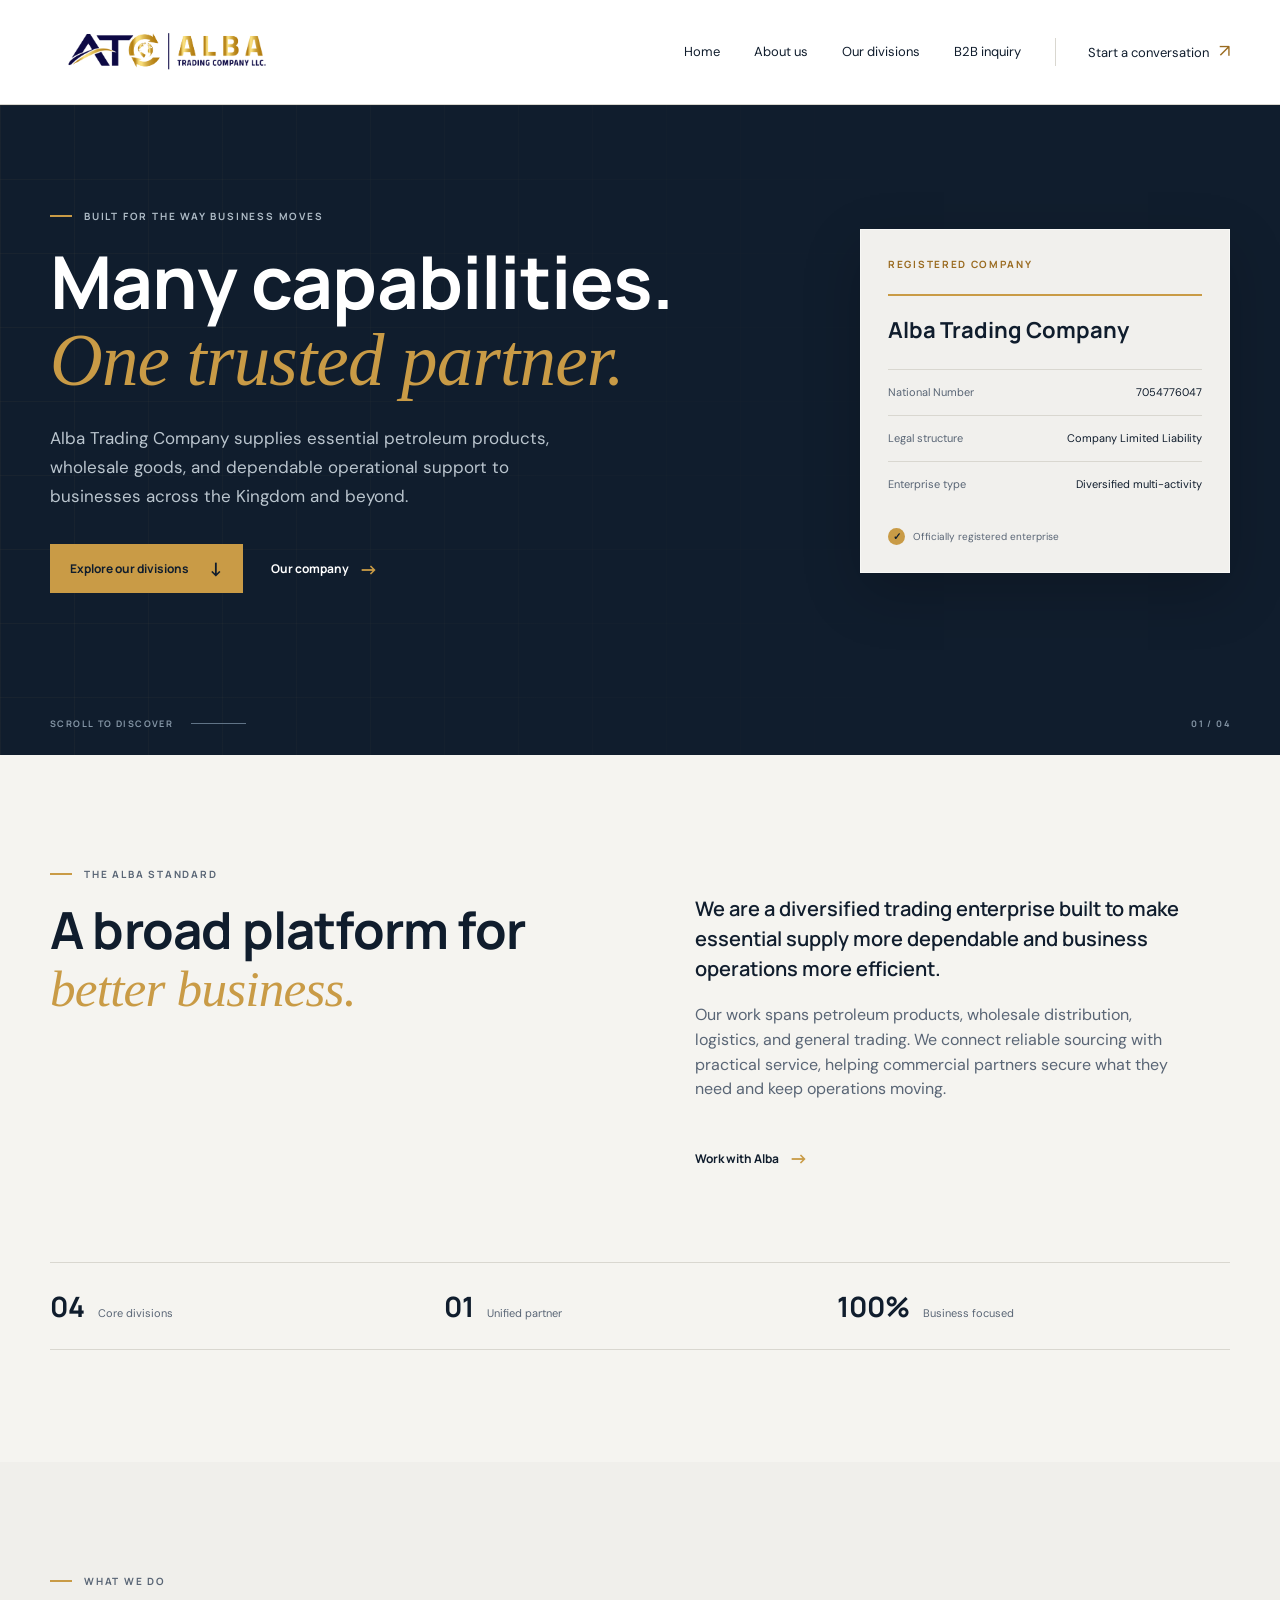
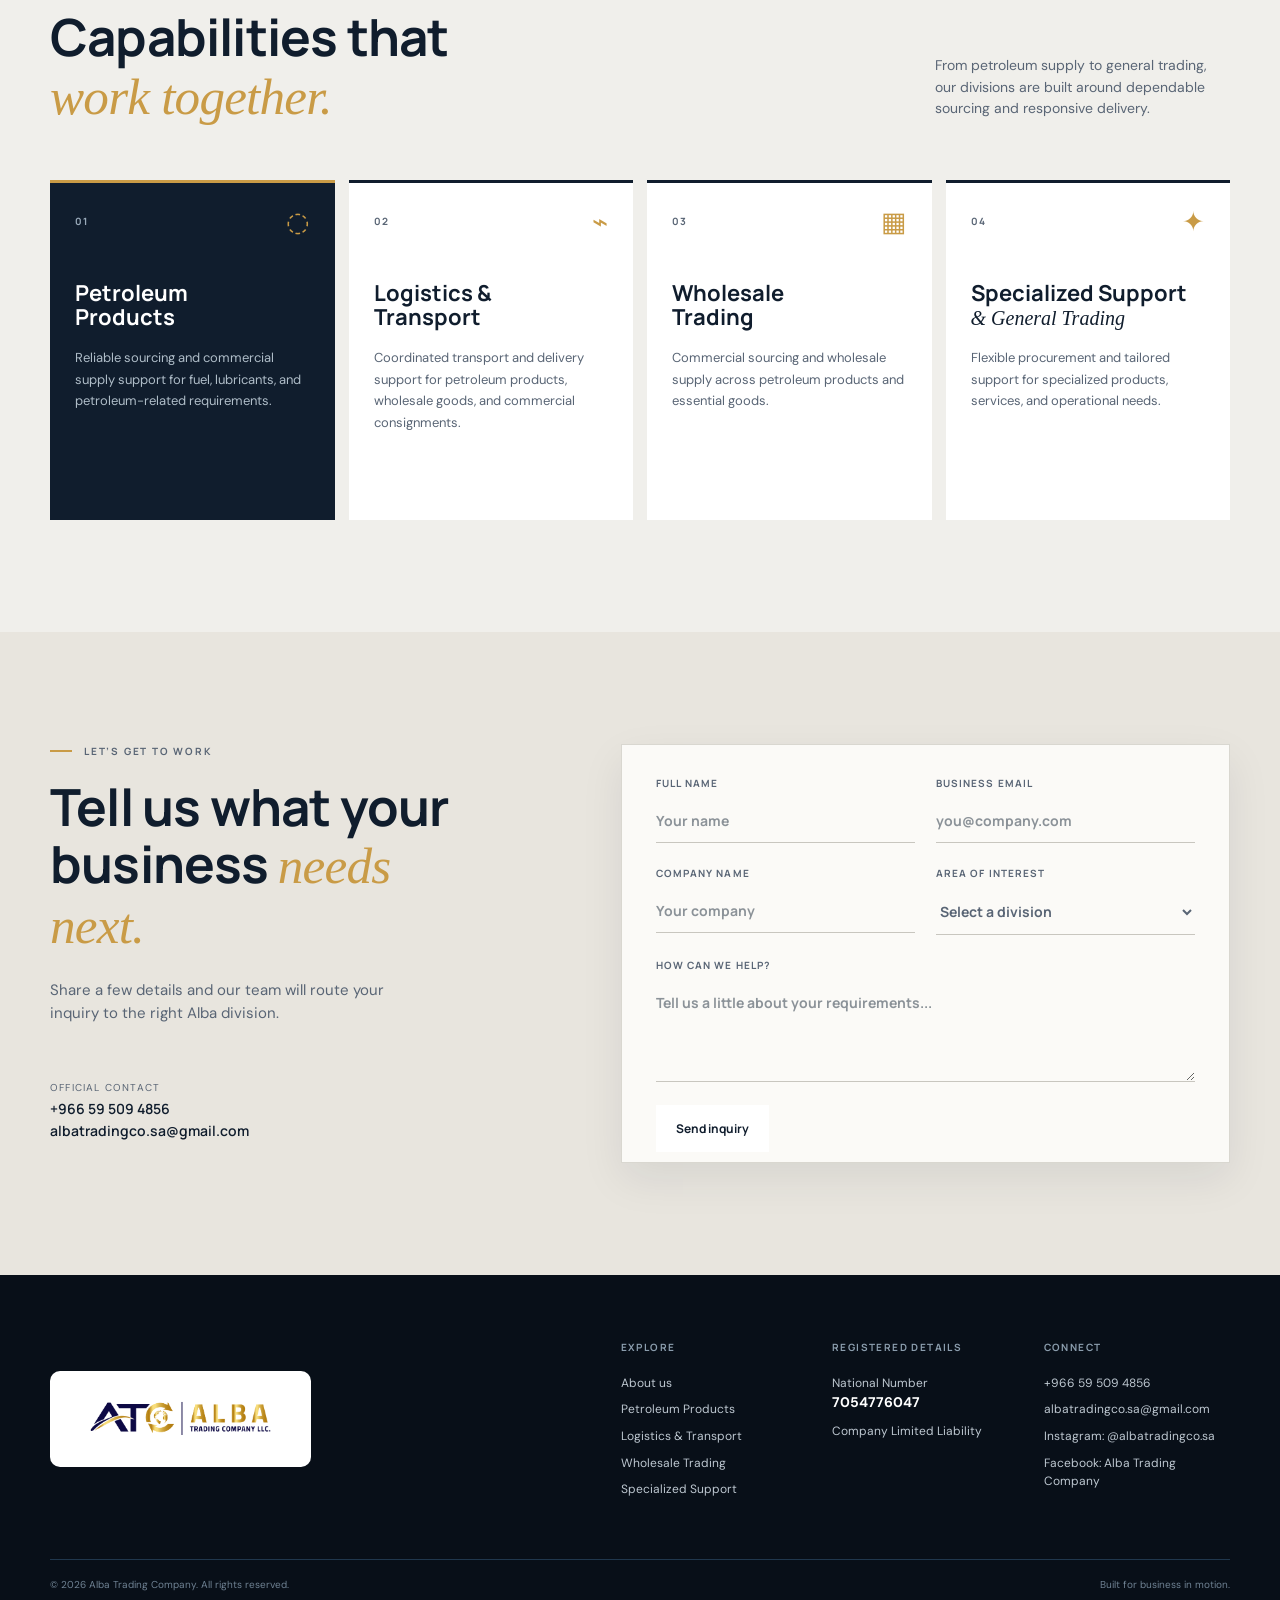
<file: index.html>
<!DOCTYPE html>
<html lang="en">
<head>
  <meta charset="UTF-8">
  <meta name="viewport" content="width=device-width, initial-scale=1.0">
  <meta name="description" content="Alba Trading Company is a diversified multi-activity enterprise serving businesses through automotive, logistics, wholesale, and specialized support services.">
  <title>Alba Trading Company | Business in Motion</title>
  <link rel="icon" type="image/png" href="favicon.png">
  <link rel="preconnect" href="https://fonts.googleapis.com">
  <link rel="preconnect" href="https://fonts.gstatic.com" crossorigin>
  <link href="https://fonts.googleapis.com/css2?family=DM+Sans:wght@400;500;600;700&family=Manrope:wght@600;700;800&display=swap" rel="stylesheet">
  <link rel="stylesheet" href="styles.css">
</head>
<body>
  <header class="site-header">
    <div class="container header-inner">
      <a class="brand" href="#top" aria-label="Alba Trading Company home">
        <img class="brand-logo" src="atc-logo.png" alt="ATC Alba Trading Company LLC logo">
        <span class="sr-only">ATC Alba Trading Company LLC</span>
      </a>
      <button class="menu-toggle" type="button" aria-expanded="false" aria-controls="primary-nav" aria-label="Open navigation">
        <span></span><span></span><span></span>
      </button>
      <nav id="primary-nav" class="primary-nav" aria-label="Primary navigation">
        <a href="#top">Home</a>
        <a href="#about">About us</a>
        <a href="petroleum-products.html">Our divisions</a>
        <a href="#inquiry">B2B inquiry</a>
        <a class="nav-cta" href="#inquiry">Start a conversation <span aria-hidden="true">↗</span></a>
      </nav>
    </div>
  </header>

  <main id="top">
    <section class="hero">
      <div class="hero-grid"></div>
      <div class="container hero-content">
        <div class="hero-copy">
          <p class="eyebrow light"><span></span> Built for the way business moves</p>
          <h1>Many capabilities.<br><em>One trusted partner.</em></h1>
          <p class="hero-intro">Alba Trading Company supplies essential petroleum products, wholesale goods, and dependable operational support to businesses across the Kingdom and beyond.</p>
          <div class="hero-actions">
            <a class="button button-primary" href="#divisions">Explore our divisions <span aria-hidden="true">↓</span></a>
            <a class="text-link light" href="#about">Our company <span aria-hidden="true">→</span></a>
          </div>
        </div>
        <aside class="registration-card" aria-label="Legal registration details">
          <p class="card-label">Registered company</p>
          <div class="registration-line"></div>
          <p class="legal-name">Alba Trading Company</p>
          <dl class="registration-details">
            <div><dt>National Number</dt><dd>7054776047</dd></div>
            <div><dt>Legal structure</dt><dd>Company Limited Liability</dd></div>
            <div><dt>Enterprise type</dt><dd>Diversified multi-activity</dd></div>
          </dl>
          <div class="verified"><span>✓</span> Officially registered enterprise</div>
        </aside>
      </div>
      <div class="hero-footer container"><span>Scroll to discover</span><span class="scroll-line"></span><span>01 / 04</span></div>
    </section>

    <section id="about" class="about section-pad">
      <div class="container about-layout">
        <div class="section-intro">
          <p class="eyebrow"><span></span> The Alba standard</p>
          <h2>A broad platform for <em>better business.</em></h2>
        </div>
        <div class="about-copy">
          <p class="lead">We are a diversified trading enterprise built to make essential supply more dependable and business operations more efficient.</p>
          <p>Our work spans petroleum products, wholesale distribution, logistics, and general trading. We connect reliable sourcing with practical service, helping commercial partners secure what they need and keep operations moving.</p>
          <a class="text-link dark" href="#inquiry">Work with Alba <span aria-hidden="true">→</span></a>
        </div>
      </div>
      <div class="container trust-strip"><div><strong>04</strong><span>Core divisions</span></div><div><strong>01</strong><span>Unified partner</span></div><div><strong>100%</strong><span>Business focused</span></div></div>
    </section>

    <section id="divisions" class="divisions section-pad">
      <div class="container">
        <div class="divisions-heading">
          <div><p class="eyebrow"><span></span> What we do</p><h2>Capabilities that<br><em>work together.</em></h2></div>
          <p class="heading-note">From petroleum supply to general trading, our divisions are built around dependable sourcing and responsive delivery.</p>
        </div>
        <div class="division-grid">
          <a class="division-card division-card-featured" href="petroleum-products.html"><div class="card-top"><span class="division-number">01</span><span class="card-icon">◌</span></div><h3>Petroleum<br>Products</h3><p>Reliable sourcing and commercial supply support for fuel, lubricants, and petroleum-related requirements.</p></a>
          <a class="division-card" href="logistics-transport.html"><div class="card-top"><span class="division-number">02</span><span class="card-icon">⌁</span></div><h3>Logistics &amp;<br>Transport</h3><p>Coordinated transport and delivery support for petroleum products, wholesale goods, and commercial consignments.</p></a>
          <a class="division-card" href="wholesale-trading.html"><div class="card-top"><span class="division-number">03</span><span class="card-icon">▦</span></div><h3>Wholesale<br>Trading</h3><p>Commercial sourcing and wholesale supply across petroleum products and essential goods.</p></a>
          <a class="division-card" href="specialized-support.html"><div class="card-top"><span class="division-number">04</span><span class="card-icon">✦</span></div><h3>Specialized Support<br><em>&amp; General Trading</em></h3><p>Flexible procurement and tailored support for specialized products, services, and operational needs.</p></a>
        </div>
      </div>
    </section>

    <section id="inquiry" class="inquiry section-pad">
      <div class="container inquiry-layout">
        <div class="inquiry-copy"><p class="eyebrow"><span></span> Let’s get to work</p><h2>Tell us what your business <em>needs next.</em></h2><p>Share a few details and our team will route your inquiry to the right Alba division.</p><div class="contact-detail"><div><small>Official contact</small><a href="tel:+966595094856">+966 59 509 4856</a><a href="mailto:albatradingco.sa@gmail.com">albatradingco.sa@gmail.com</a></div></div></div>
        <form class="inquiry-form" id="inquiry-form" name="b2b-inquiry" method="POST" data-netlify="true" netlify-honeypot="bot-field">
          <input type="hidden" name="form-name" value="b2b-inquiry" />
          <p class="sr-only"><label>Do not fill this out: <input name="bot-field"></label></p>
          <div class="form-row"><label>Full name<input type="text" name="name" autocomplete="name" placeholder="Your name" required></label><label>Business email<input type="email" name="email" autocomplete="email" placeholder="you@company.com" required></label></div>
          <div class="form-row"><label>Company name<input type="text" name="company" autocomplete="organization" placeholder="Your company" required></label><label>Area of interest<select name="division" required><option value="" selected disabled>Select a division</option><option>Automotive Services</option><option>Logistics and Transport</option><option>Wholesale Trading</option><option>Specialized Support / Lifestyle Services</option></select></label></div>
          <label>How can we help?<textarea name="message" rows="4" placeholder="Tell us a little about your requirements..."></textarea></label>
          <div class="form-submit"><button class="button button-light" type="submit">Send inquiry</button><p id="form-status" class="form-status" role="status"></p></div>
        </form>
      </div>
    </section>
  </main>

  <footer class="site-footer"><div class="container footer-top"><a class="brand brand-footer" href="#top" aria-label="Alba Trading Company home"><span class="footer-logo-card"><img class="brand-logo" src="atc-logo.png" alt="ATC Alba Trading Company LLC logo"></span><span class="sr-only">ATC Alba Trading Company LLC</span></a><div class="footer-columns"><div><p>Explore</p><a href="#about">About us</a><a href="petroleum-products.html">Petroleum Products</a><a href="logistics-transport.html">Logistics &amp; Transport</a><a href="wholesale-trading.html">Wholesale Trading</a><a href="specialized-support.html">Specialized Support</a></div><div><p>Registered details</p><span>National Number<br><strong>7054776047</strong></span><span>Company Limited Liability</span></div><div><p>Connect</p><a href="tel:+966595094856">+966 59 509 4856</a><a href="mailto:albatradingco.sa@gmail.com">albatradingco.sa@gmail.com</a><a href="https://instagram.com/albatradingco.sa" target="_blank" rel="noreferrer">Instagram: @albatradingco.sa</a><a href="https://www.facebook.com/albatradingcompany" target="_blank" rel="noreferrer">Facebook: Alba Trading Company</a></div></div></div><div class="container footer-bottom"><span>© 2026 Alba Trading Company. All rights reserved.</span><span>Built for business in motion.</span></div></footer>

  <script>
    const menuToggle = document.querySelector('.menu-toggle');
    const navigation = document.querySelector('.primary-nav');
    menuToggle.addEventListener('click', () => {
      const isOpen = menuToggle.getAttribute('aria-expanded') === 'true';
      menuToggle.setAttribute('aria-expanded', String(!isOpen));
      navigation.classList.toggle('is-open', !isOpen);
    });
    navigation.querySelectorAll('a').forEach((link) => link.addEventListener('click', () => {
      menuToggle.setAttribute('aria-expanded', 'false');
      navigation.classList.remove('is-open');
    }));
  </script>
</body>
</html>
</file>
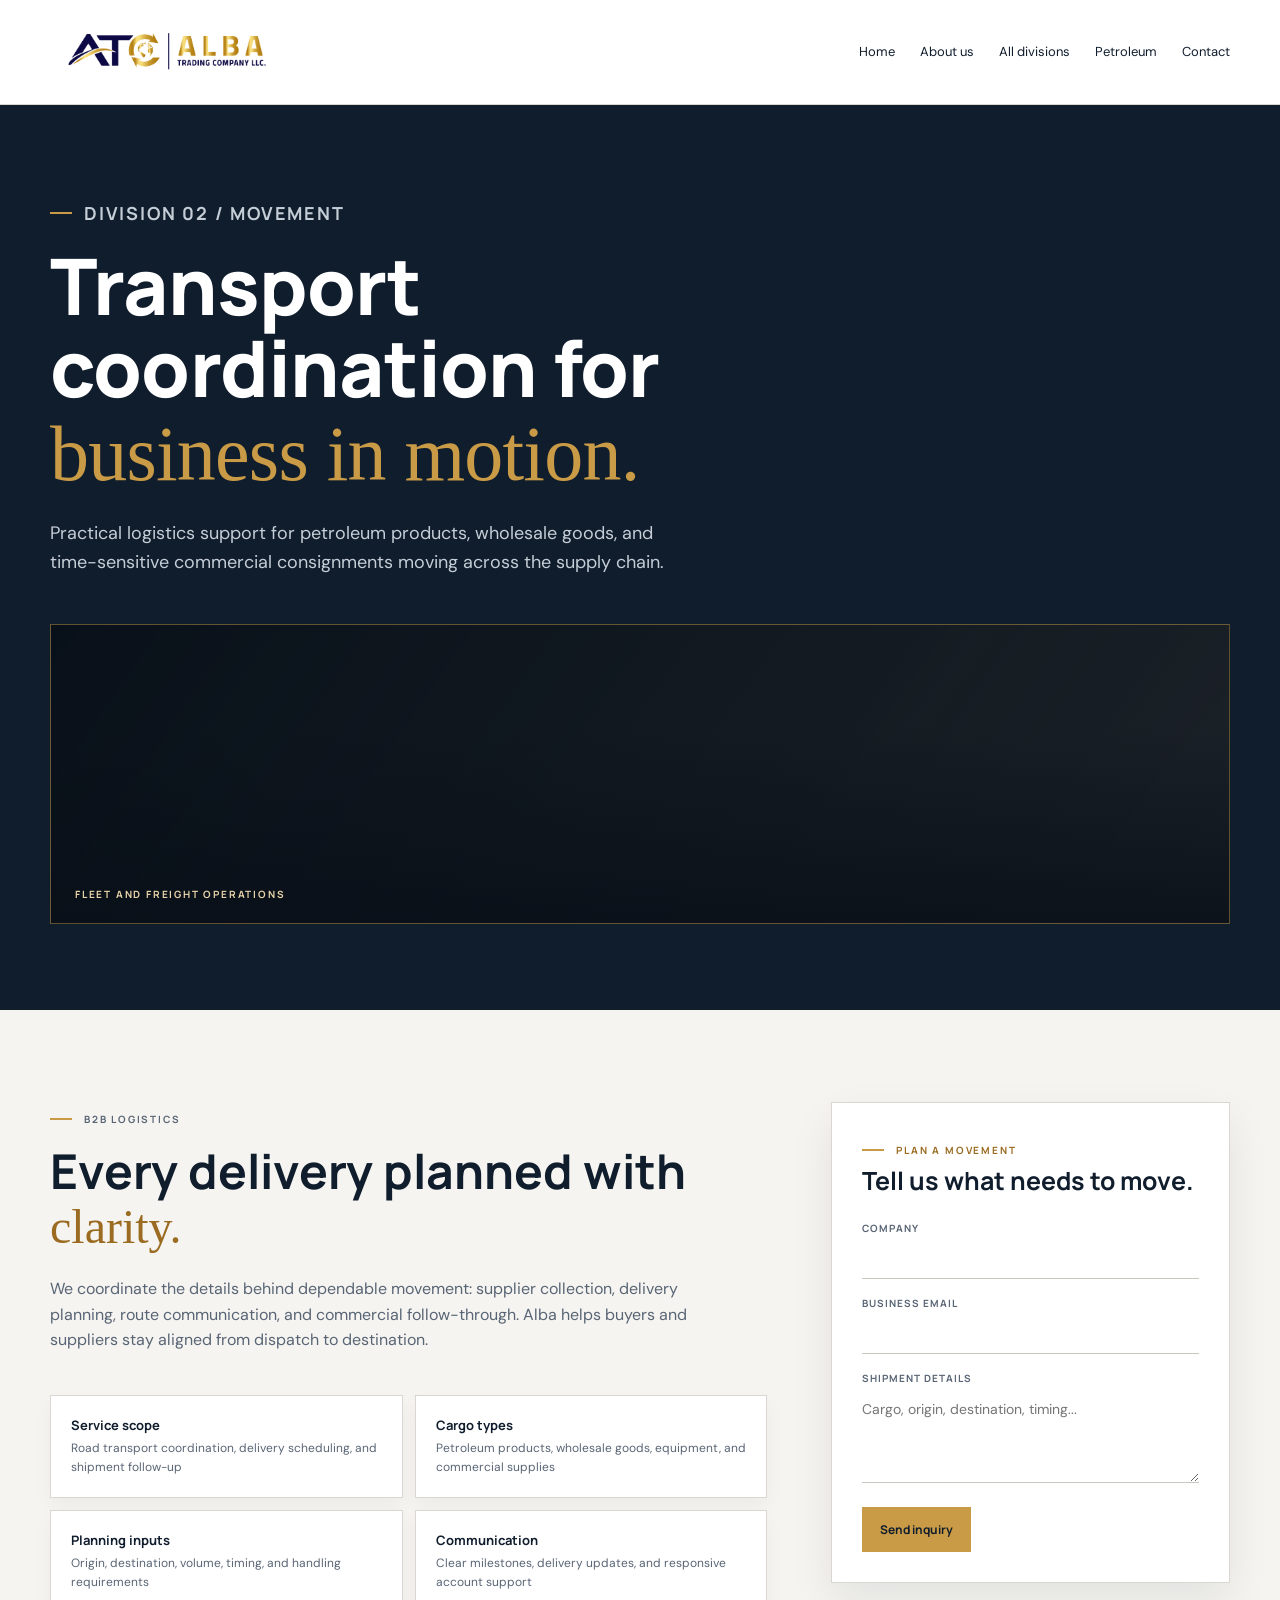
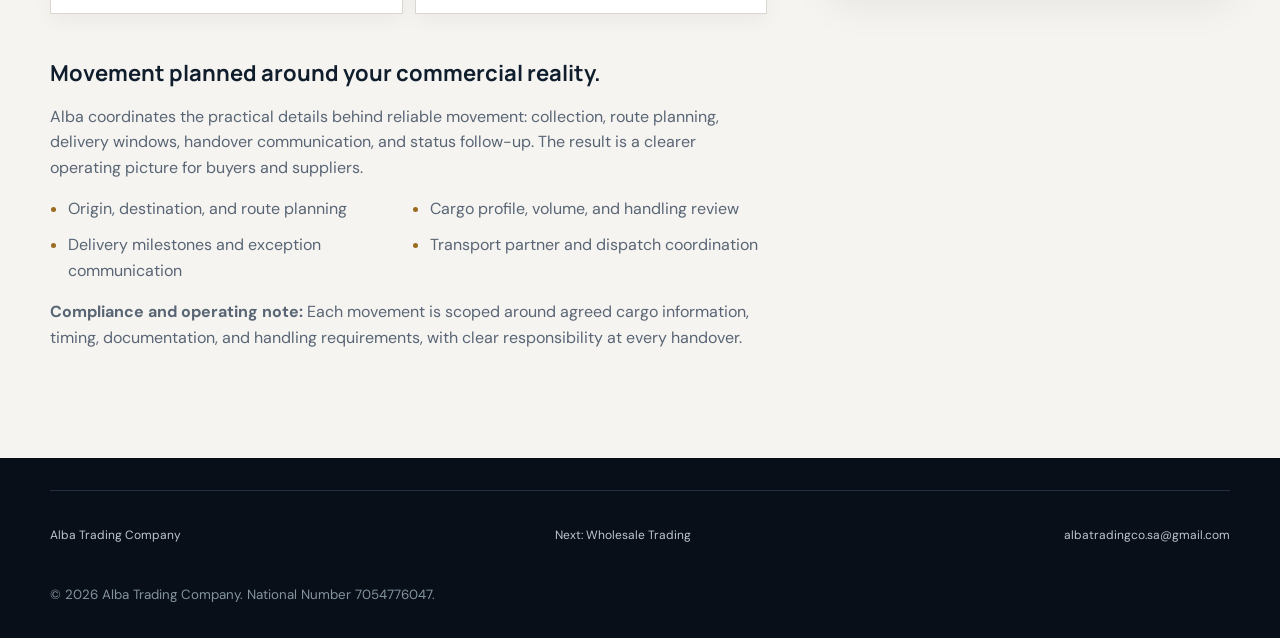
<file: logistics-transport.html>
<!DOCTYPE html>
<html lang="en">
<head><meta charset="UTF-8"><meta name="viewport" content="width=device-width, initial-scale=1.0"><meta name="description" content="Alba Trading Company logistics and transport coordination for commercial supply chains."><title>Logistics &amp; Transport | Alba Trading Company</title><link rel="icon" type="image/png" href="favicon.png"><link rel="stylesheet" href="division-pages.css?v=2"><script defer src="division-pages.js?v=2"></script></head>
<body>
<header class="site-header"><div class="container header-inner"><a href="index.html" aria-label="Alba Trading Company home"><img class="brand-logo" src="atc-logo.png" alt="ATC Alba Trading Company LLC"></a><button class="menu-toggle" aria-label="Open navigation" aria-expanded="false"><span></span><span></span><span></span></button><nav class="primary-nav"><a href="index.html">Home</a><a href="index.html#about">About us</a><a href="index.html#divisions">All divisions</a><a href="petroleum-products.html">Petroleum</a><a href="index.html#inquiry">Contact</a></nav></div></header>
<main><section class="division-hero"><div class="container"><p class="eyebrow"><span></span> Division 02 / Movement</p><h1>Transport coordination for <em>business in motion.</em></h1><p>Practical logistics support for petroleum products, wholesale goods, and time-sensitive commercial consignments moving across the supply chain.</p><div class="division-carousel" data-division="logistics"></div></div></section><section class="division-main"><div class="container division-layout"><article class="division-copy"><p class="eyebrow"><span></span> B2B logistics</p><h2>Every delivery planned with <em>clarity.</em></h2><p>We coordinate the details behind dependable movement: supplier collection, delivery planning, route communication, and commercial follow-through. Alba helps buyers and suppliers stay aligned from dispatch to destination.</p><div class="spec-grid"><div class="spec"><strong>Service scope</strong><span>Road transport coordination, delivery scheduling, and shipment follow-up</span></div><div class="spec"><strong>Cargo types</strong><span>Petroleum products, wholesale goods, equipment, and commercial supplies</span></div><div class="spec"><strong>Planning inputs</strong><span>Origin, destination, volume, timing, and handling requirements</span></div><div class="spec"><strong>Communication</strong><span>Clear milestones, delivery updates, and responsive account support</span></div></div></article><aside class="inquiry-card"><p class="eyebrow"><span></span> Plan a movement</p><h2>Tell us what needs to move.</h2><form name="logistics-inquiry" method="POST" data-netlify="true"><input type="hidden" name="form-name" value="logistics-inquiry"><label>Company<input name="company" required></label><label>Business email<input type="email" name="email" required></label><label>Shipment details<textarea name="message" rows="4" placeholder="Cargo, origin, destination, timing..."></textarea></label><button type="submit">Send inquiry</button></form></aside></div></section></main>
<footer class="site-footer"><div class="container footer-inner"><div class="footer-links"><a href="index.html">Alba Trading Company</a><a href="wholesale-trading.html">Next: Wholesale Trading</a><a href="mailto:albatradingco.sa@gmail.com">albatradingco.sa@gmail.com</a></div><small>© 2026 Alba Trading Company. National Number 7054776047.</small></div></footer>
</body></html>
</file>
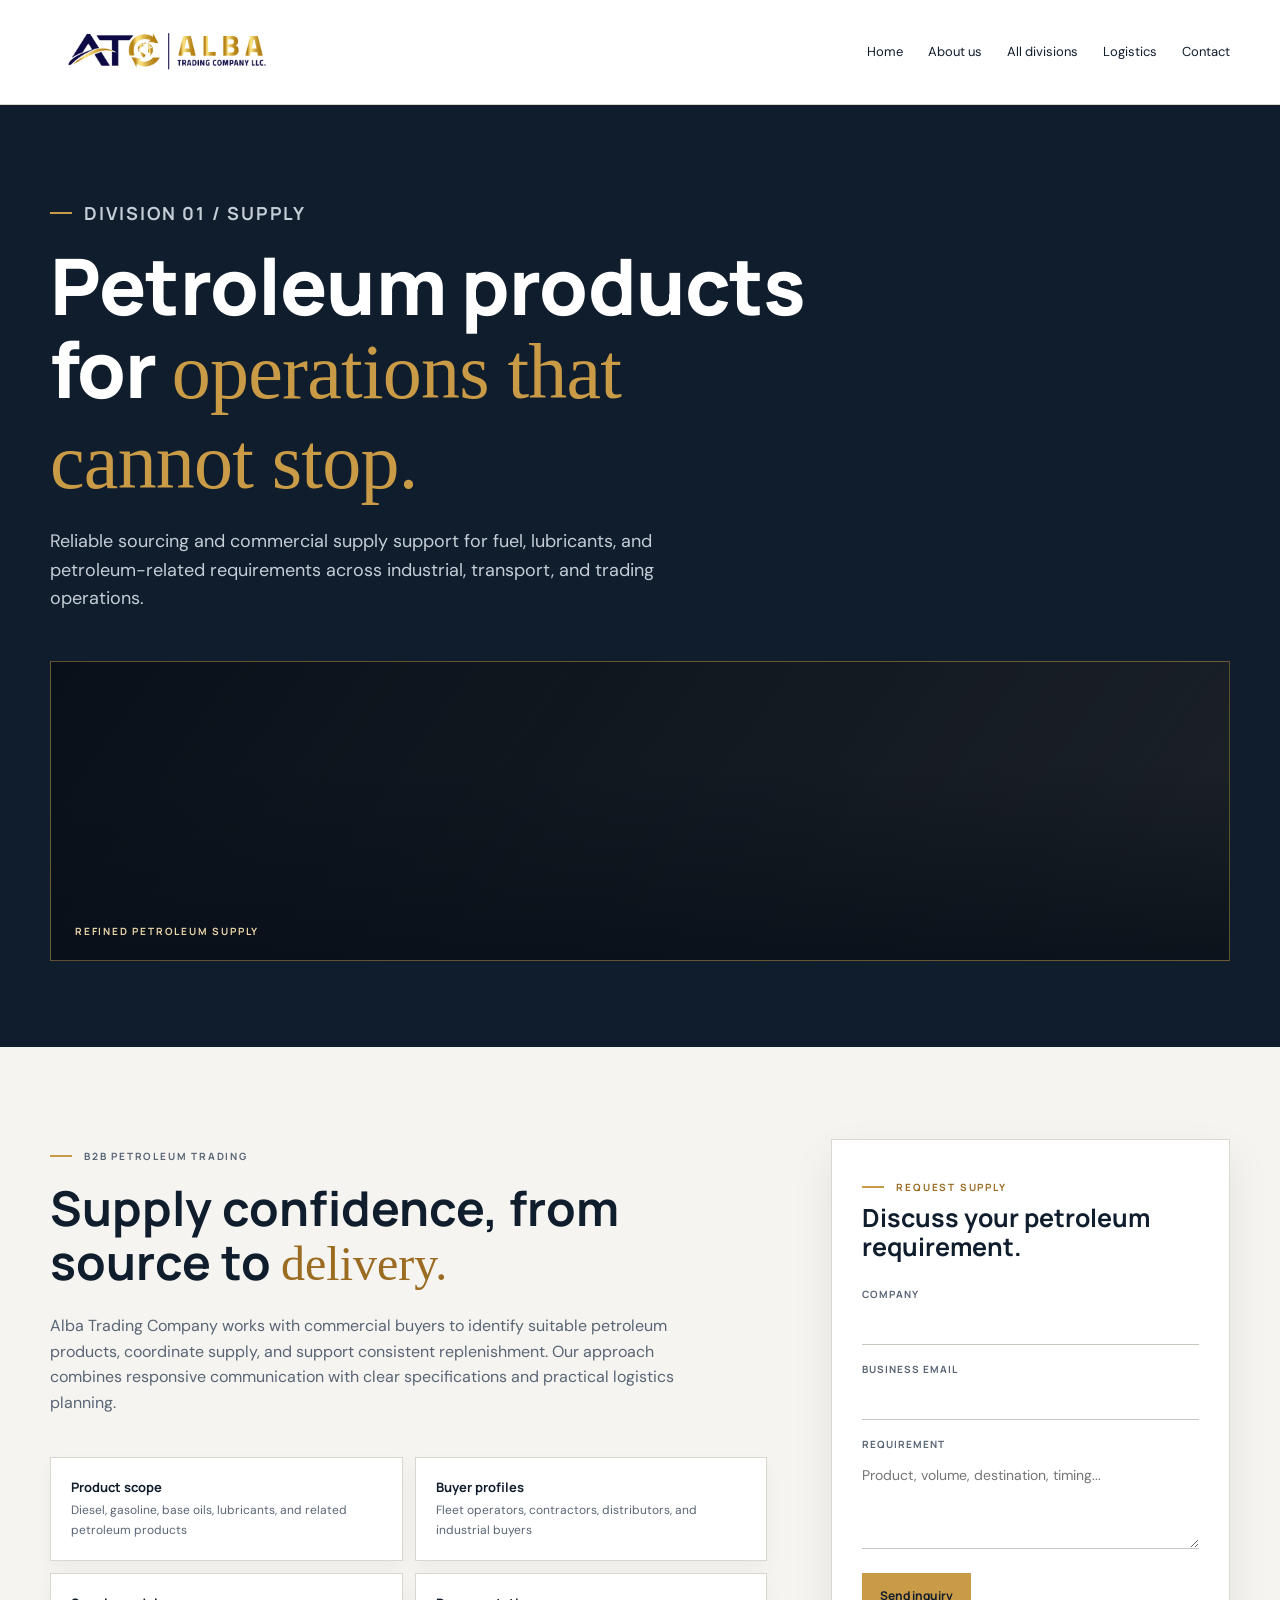
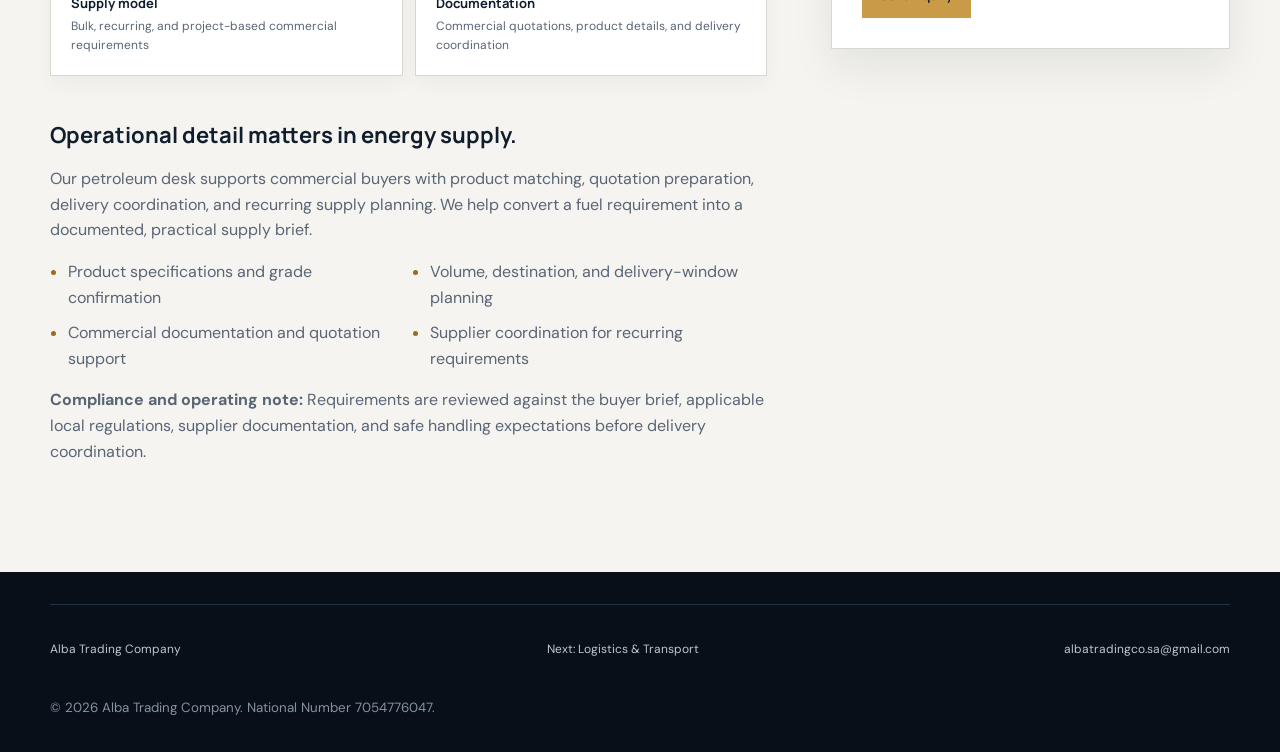
<file: petroleum-products.html>
<!DOCTYPE html>
<html lang="en">
<head><meta charset="UTF-8"><meta name="viewport" content="width=device-width, initial-scale=1.0"><meta name="description" content="Alba Trading Company petroleum products sourcing and B2B supply services."><title>Petroleum Products | Alba Trading Company</title><link rel="icon" type="image/png" href="favicon.png"><link rel="stylesheet" href="division-pages.css?v=2"><script defer src="division-pages.js?v=2"></script></head>
<body>
<header class="site-header"><div class="container header-inner"><a href="index.html" aria-label="Alba Trading Company home"><img class="brand-logo" src="atc-logo.png" alt="ATC Alba Trading Company LLC"></a><button class="menu-toggle" aria-label="Open navigation" aria-expanded="false"><span></span><span></span><span></span></button><nav class="primary-nav"><a href="index.html">Home</a><a href="index.html#about">About us</a><a href="index.html#divisions">All divisions</a><a href="logistics-transport.html">Logistics</a><a href="index.html#inquiry">Contact</a></nav></div></header>
<main><section class="division-hero"><div class="container"><p class="eyebrow"><span></span> Division 01 / Supply</p><h1>Petroleum products for <em>operations that cannot stop.</em></h1><p>Reliable sourcing and commercial supply support for fuel, lubricants, and petroleum-related requirements across industrial, transport, and trading operations.</p><div class="division-carousel" data-division="petroleum"></div></div></section><section class="division-main"><div class="container division-layout"><article class="division-copy"><p class="eyebrow"><span></span> B2B petroleum trading</p><h2>Supply confidence, from source to <em>delivery.</em></h2><p>Alba Trading Company works with commercial buyers to identify suitable petroleum products, coordinate supply, and support consistent replenishment. Our approach combines responsive communication with clear specifications and practical logistics planning.</p><div class="spec-grid"><div class="spec"><strong>Product scope</strong><span>Diesel, gasoline, base oils, lubricants, and related petroleum products</span></div><div class="spec"><strong>Buyer profiles</strong><span>Fleet operators, contractors, distributors, and industrial buyers</span></div><div class="spec"><strong>Supply model</strong><span>Bulk, recurring, and project-based commercial requirements</span></div><div class="spec"><strong>Documentation</strong><span>Commercial quotations, product details, and delivery coordination</span></div></div></article><aside class="inquiry-card"><p class="eyebrow"><span></span> Request supply</p><h2>Discuss your petroleum requirement.</h2><form name="petroleum-inquiry" method="POST" data-netlify="true"><input type="hidden" name="form-name" value="petroleum-inquiry"><label>Company<input name="company" required></label><label>Business email<input type="email" name="email" required></label><label>Requirement<textarea name="message" rows="4" placeholder="Product, volume, destination, timing..."></textarea></label><button type="submit">Send inquiry</button></form></aside></div></section></main>
<footer class="site-footer"><div class="container footer-inner"><div class="footer-links"><a href="index.html">Alba Trading Company</a><a href="logistics-transport.html">Next: Logistics &amp; Transport</a><a href="mailto:albatradingco.sa@gmail.com">albatradingco.sa@gmail.com</a></div><small>© 2026 Alba Trading Company. National Number 7054776047.</small></div></footer>
</body></html>
</file>
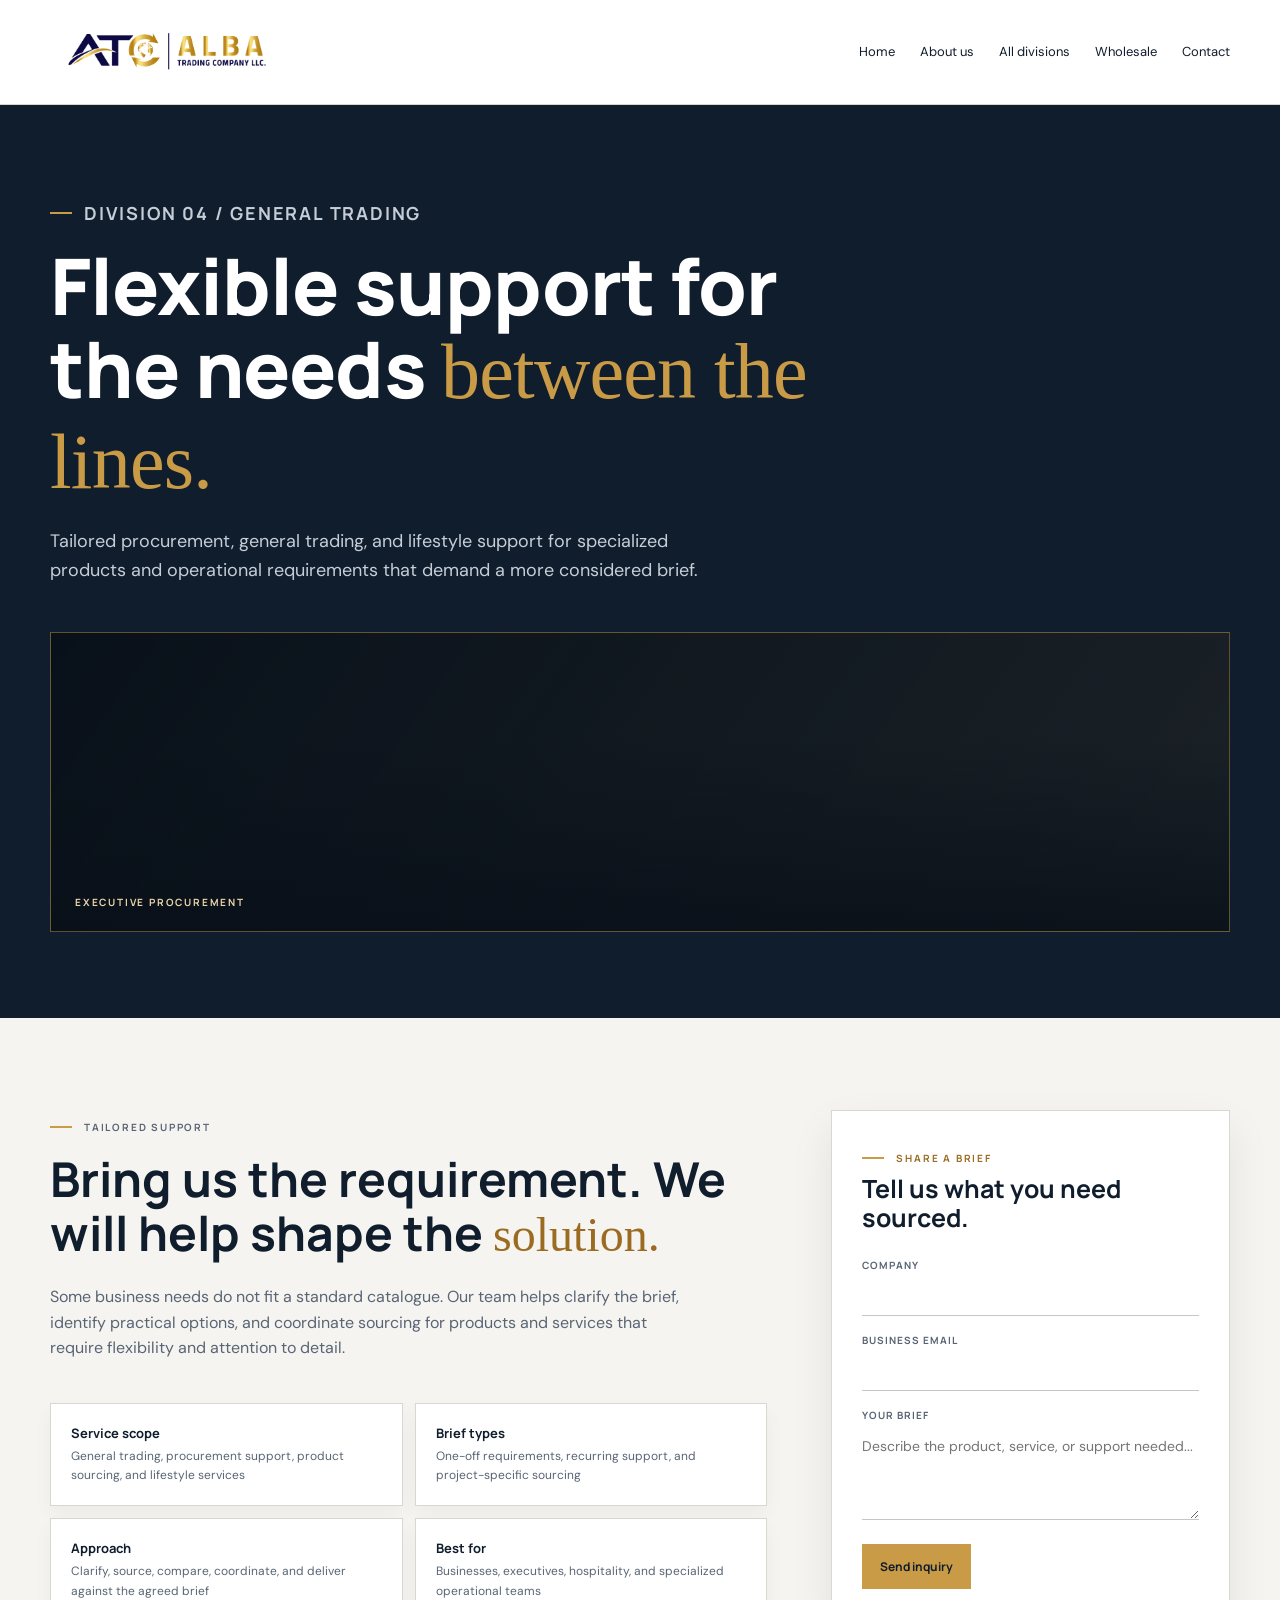
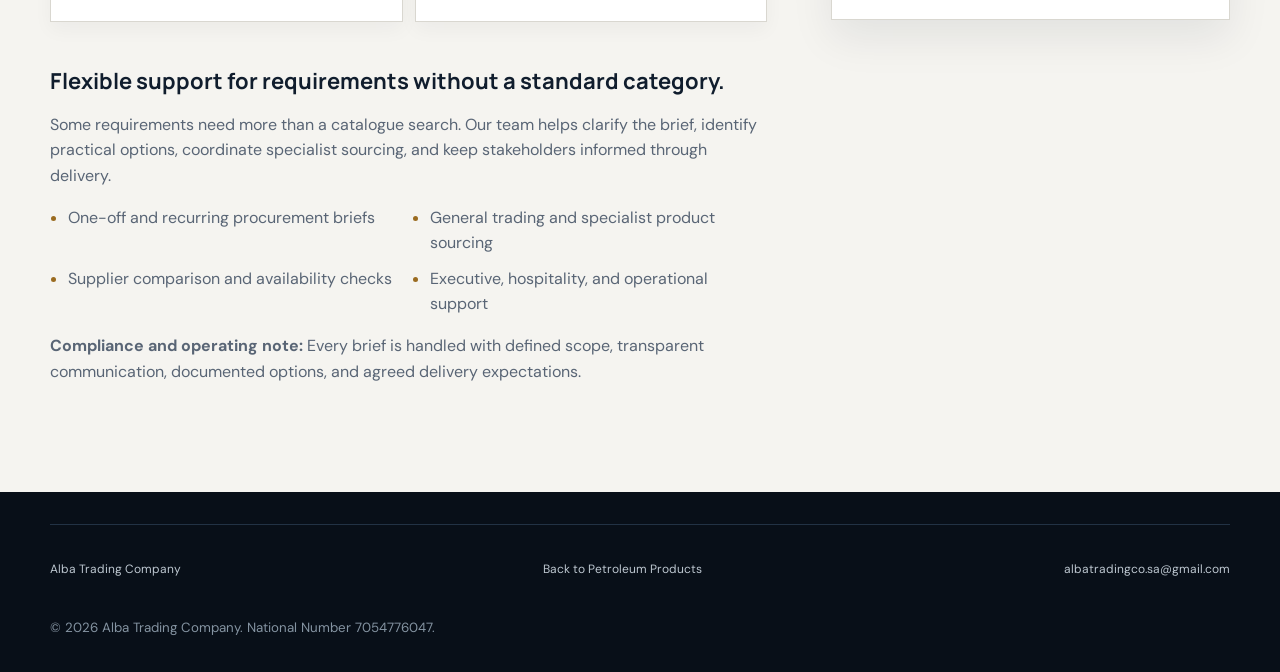
<file: specialized-support.html>
<!DOCTYPE html>
<html lang="en">
<head><meta charset="UTF-8"><meta name="viewport" content="width=device-width, initial-scale=1.0"><meta name="description" content="Alba Trading Company specialized support and lifestyle services for business needs."><title>Specialized Support | Alba Trading Company</title><link rel="icon" type="image/png" href="favicon.png"><link rel="stylesheet" href="division-pages.css?v=2"><script defer src="division-pages.js?v=2"></script></head>
<body>
<header class="site-header"><div class="container header-inner"><a href="index.html" aria-label="Alba Trading Company home"><img class="brand-logo" src="atc-logo.png" alt="ATC Alba Trading Company LLC"></a><button class="menu-toggle" aria-label="Open navigation" aria-expanded="false"><span></span><span></span><span></span></button><nav class="primary-nav"><a href="index.html">Home</a><a href="index.html#about">About us</a><a href="index.html#divisions">All divisions</a><a href="wholesale-trading.html">Wholesale</a><a href="index.html#inquiry">Contact</a></nav></div></header>
<main><section class="division-hero"><div class="container"><p class="eyebrow"><span></span> Division 04 / General trading</p><h1>Flexible support for the needs <em>between the lines.</em></h1><p>Tailored procurement, general trading, and lifestyle support for specialized products and operational requirements that demand a more considered brief.</p><div class="division-carousel" data-division="support"></div></div></section><section class="division-main"><div class="container division-layout"><article class="division-copy"><p class="eyebrow"><span></span> Tailored support</p><h2>Bring us the requirement. We will help shape the <em>solution.</em></h2><p>Some business needs do not fit a standard catalogue. Our team helps clarify the brief, identify practical options, and coordinate sourcing for products and services that require flexibility and attention to detail.</p><div class="spec-grid"><div class="spec"><strong>Service scope</strong><span>General trading, procurement support, product sourcing, and lifestyle services</span></div><div class="spec"><strong>Brief types</strong><span>One-off requirements, recurring support, and project-specific sourcing</span></div><div class="spec"><strong>Approach</strong><span>Clarify, source, compare, coordinate, and deliver against the agreed brief</span></div><div class="spec"><strong>Best for</strong><span>Businesses, executives, hospitality, and specialized operational teams</span></div></div></article><aside class="inquiry-card"><p class="eyebrow"><span></span> Share a brief</p><h2>Tell us what you need sourced.</h2><form name="specialized-inquiry" method="POST" data-netlify="true"><input type="hidden" name="form-name" value="specialized-inquiry"><label>Company<input name="company" required></label><label>Business email<input type="email" name="email" required></label><label>Your brief<textarea name="message" rows="4" placeholder="Describe the product, service, or support needed..."></textarea></label><button type="submit">Send inquiry</button></form></aside></div></section></main>
<footer class="site-footer"><div class="container footer-inner"><div class="footer-links"><a href="index.html">Alba Trading Company</a><a href="petroleum-products.html">Back to Petroleum Products</a><a href="mailto:albatradingco.sa@gmail.com">albatradingco.sa@gmail.com</a></div><small>© 2026 Alba Trading Company. National Number 7054776047.</small></div></footer>
</body></html>
</file>
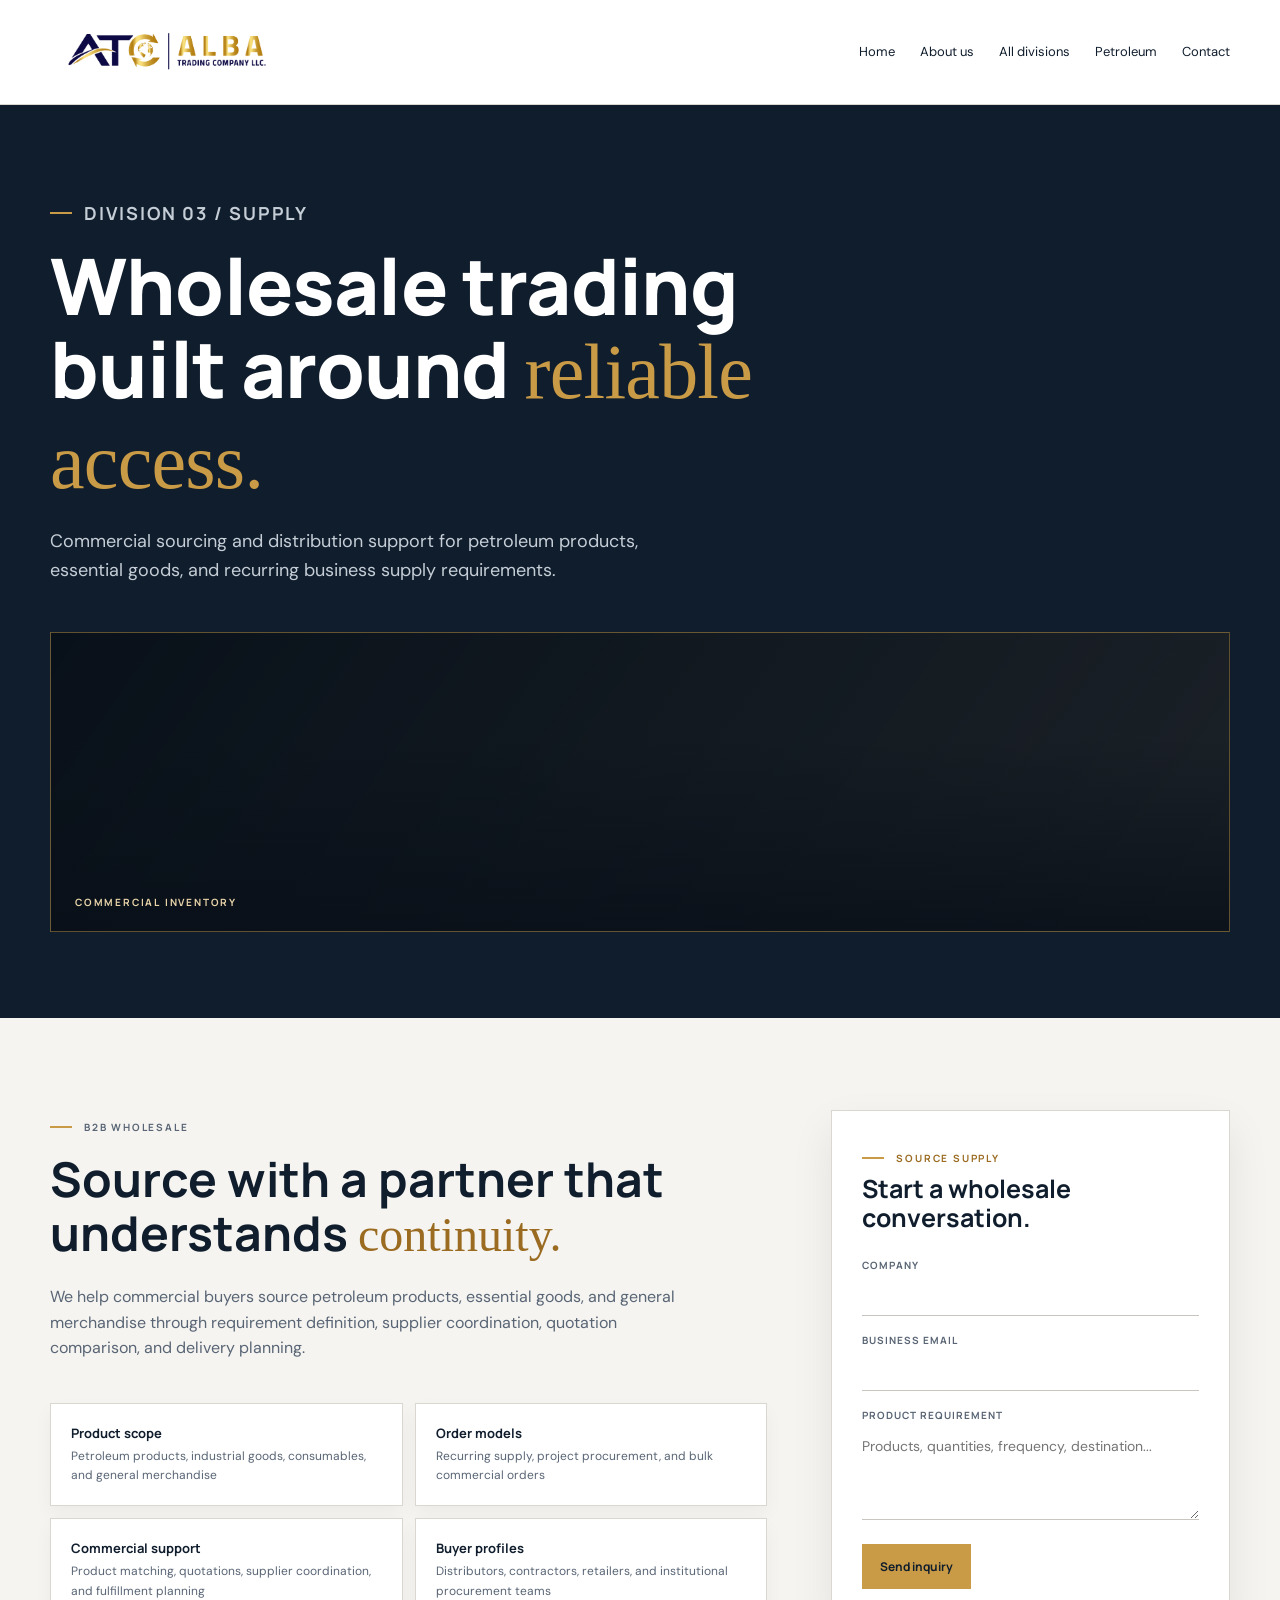
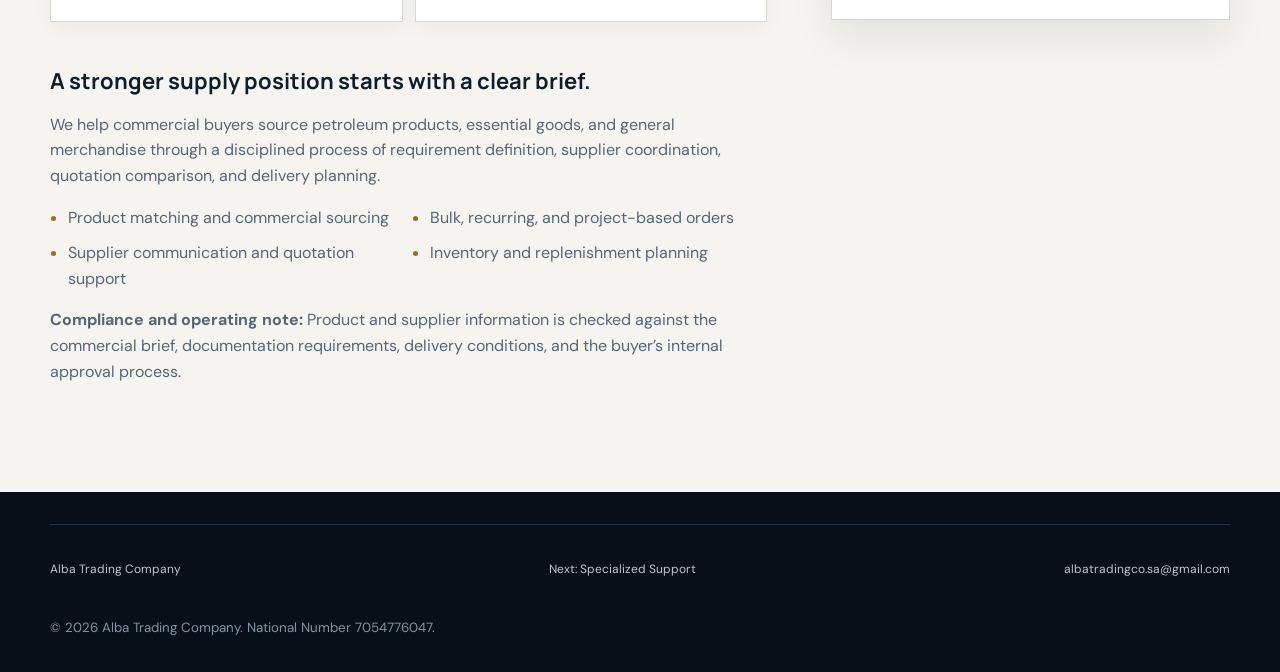
<file: wholesale-trading.html>
<!DOCTYPE html>
<html lang="en">
<head><meta charset="UTF-8"><meta name="viewport" content="width=device-width, initial-scale=1.0"><meta name="description" content="Alba Trading Company wholesale trading and commercial sourcing services."><title>Wholesale Trading | Alba Trading Company</title><link rel="icon" type="image/png" href="favicon.png"><link rel="stylesheet" href="division-pages.css?v=2"><script defer src="division-pages.js?v=2"></script></head>
<body>
<header class="site-header"><div class="container header-inner"><a href="index.html" aria-label="Alba Trading Company home"><img class="brand-logo" src="atc-logo.png" alt="ATC Alba Trading Company LLC"></a><button class="menu-toggle" aria-label="Open navigation" aria-expanded="false"><span></span><span></span><span></span></button><nav class="primary-nav"><a href="index.html">Home</a><a href="index.html#about">About us</a><a href="index.html#divisions">All divisions</a><a href="petroleum-products.html">Petroleum</a><a href="index.html#inquiry">Contact</a></nav></div></header>
<main><section class="division-hero"><div class="container"><p class="eyebrow"><span></span> Division 03 / Supply</p><h1>Wholesale trading built around <em>reliable access.</em></h1><p>Commercial sourcing and distribution support for petroleum products, essential goods, and recurring business supply requirements.</p><div class="division-carousel" data-division="wholesale"></div></div></section><section class="division-main"><div class="container division-layout"><article class="division-copy"><p class="eyebrow"><span></span> B2B wholesale</p><h2>Source with a partner that understands <em>continuity.</em></h2><p>We help commercial buyers source petroleum products, essential goods, and general merchandise through requirement definition, supplier coordination, quotation comparison, and delivery planning.</p><div class="spec-grid"><div class="spec"><strong>Product scope</strong><span>Petroleum products, industrial goods, consumables, and general merchandise</span></div><div class="spec"><strong>Order models</strong><span>Recurring supply, project procurement, and bulk commercial orders</span></div><div class="spec"><strong>Commercial support</strong><span>Product matching, quotations, supplier coordination, and fulfillment planning</span></div><div class="spec"><strong>Buyer profiles</strong><span>Distributors, contractors, retailers, and institutional procurement teams</span></div></div></article><aside class="inquiry-card"><p class="eyebrow"><span></span> Source supply</p><h2>Start a wholesale conversation.</h2><form name="wholesale-inquiry" method="POST" data-netlify="true"><input type="hidden" name="form-name" value="wholesale-inquiry"><label>Company<input name="company" required></label><label>Business email<input type="email" name="email" required></label><label>Product requirement<textarea name="message" rows="4" placeholder="Products, quantities, frequency, destination..."></textarea></label><button type="submit">Send inquiry</button></form></aside></div></section></main>
<footer class="site-footer"><div class="container footer-inner"><div class="footer-links"><a href="index.html">Alba Trading Company</a><a href="specialized-support.html">Next: Specialized Support</a><a href="mailto:albatradingco.sa@gmail.com">albatradingco.sa@gmail.com</a></div><small>© 2026 Alba Trading Company. National Number 7054776047.</small></div></footer>
</body></html>
</file>
<file: styles.css>
:root {
  --navy: #101d2d;
  --navy-deep: #080f18;
  --slate: #596575;
  --slate-light: #f0efeb;
  --paper: #f5f4f0;
  --white: #ffffff;
  --line: #d9d7d0;
  --accent: #c99b46;
  --accent-dark: #9a6b20;
  --serif: Georgia, 'Times New Roman', serif;
  --sans: 'DM Sans', sans-serif;
  --display: 'Manrope', sans-serif;
}

* { box-sizing: border-box; }
html { scroll-behavior: smooth; }
body { margin: 0; background: var(--paper); color: var(--navy); font-family: var(--sans); font-size: 16px; line-height: 1.55; }
a { color: inherit; text-decoration: none; }
button, input, select, textarea { font: inherit; }
.container { width: min(1180px, calc(100% - 64px)); margin: 0 auto; }
.section-pad { padding: 112px 0; }
.sr-only { position: absolute; width: 1px; height: 1px; padding: 0; margin: -1px; overflow: hidden; clip: rect(0, 0, 0, 0); white-space: nowrap; border: 0; }

.site-header { background: var(--white); color: var(--navy); border-bottom: 1px solid var(--line); }
.header-inner { min-height: 104px; display: flex; align-items: center; justify-content: space-between; }
.brand { display: inline-flex; align-items: center; gap: 12px; }
.brand-logo { display: block; width: auto; height: 68px; border: 0; object-fit: contain; }
.footer-logo-card { display: block; padding: 17px 24px; background: var(--white); border-radius: 10px; }
.brand-footer .brand-logo { height: 62px; }
.brand-mark { width: 42px; height: 39px; display: grid; place-items: center; border: 1px solid var(--navy); color: var(--navy); font: 800 11px var(--display); letter-spacing: .5px; }
.brand-name { display: grid; font: 700 17px/1 var(--display); letter-spacing: 0; }
.brand-name strong { font-weight: 700; }
.brand-name small { margin-top: 4px; color: var(--accent-dark); font: 700 8px/1 var(--sans); letter-spacing: 2.5px; text-transform: uppercase; }
.primary-nav { display: flex; align-items: center; gap: 34px; color: var(--navy); font-size: 13px; }
.primary-nav a:hover { color: var(--accent-dark); }
.nav-cta { color: var(--navy); border-left: 1px solid var(--line); padding-left: 32px; }
.nav-cta span { color: var(--accent-dark); padding-left: 7px; font-size: 18px; }
.menu-toggle { display: none; background: none; border: 0; padding: 8px 0; }
.menu-toggle span { display: block; width: 24px; height: 2px; margin: 5px 0; background: var(--navy); }

.hero { position: relative; overflow: hidden; min-height: 650px; display: flex; flex-direction: column; background: var(--navy); color: var(--white); }
.hero-grid { position: absolute; inset: 0; opacity: .38; background-image: linear-gradient(rgba(174,145,91,.15) 1px, transparent 1px), linear-gradient(90deg, rgba(174,145,91,.15) 1px, transparent 1px); background-size: 74px 74px; mask-image: linear-gradient(90deg, black, transparent 75%); }
.hero::after { content: ''; position: absolute; top: 0; right: 0; width: 41%; height: 100%; opacity: .28; background: url('https://images.unsplash.com/photo-1494412651409-8963ce7935a7?auto=format&fit=crop&w=1100&q=85') center/cover; mix-blend-mode: screen; }
.hero-content { position: relative; z-index: 1; flex: 1; display: grid; grid-template-columns: 1fr 370px; align-items: center; gap: 80px; padding-top: 55px; padding-bottom: 75px; }
.eyebrow { display: flex; align-items: center; gap: 12px; margin: 0 0 20px; color: var(--slate); font: 700 10px var(--display); letter-spacing: 1.8px; text-transform: uppercase; }
.eyebrow span { width: 22px; height: 2px; background: var(--accent); display: inline-block; }
.eyebrow.light { color: #aebbc6; }
h1, h2, h3, p { margin-top: 0; }
h1, h2 { font-family: var(--display); letter-spacing: -.8px; }
h1 { max-width: 720px; margin-bottom: 24px; font-size: clamp(42px, 5.7vw, 74px); line-height: 1.05; }
h1 em, h2 em, h3 em { color: var(--accent); font-family: var(--serif); font-weight: 400; }
.hero-intro { max-width: 520px; margin-bottom: 34px; color: #bac5ce; font-size: 17px; line-height: 1.7; }
.hero-actions { display: flex; align-items: center; gap: 28px; }
.button { display: inline-flex; align-items: center; gap: 20px; border: 0; cursor: pointer; padding: 15px 20px; font: 700 12px var(--display); }
.button span { font-size: 19px; line-height: 1; }
.button-primary { background: var(--accent); color: var(--navy); }
.button-primary:hover { background: #d8b269; }
.button-light { background: var(--white); color: var(--navy); }
.button-light:hover { background: var(--accent); }
.button:focus-visible, .primary-nav a:focus-visible, .footer-columns a:focus-visible, .text-link:focus-visible { outline: 2px solid var(--accent); outline-offset: 4px; }
.text-link { display: inline-flex; align-items: center; gap: 10px; font: 700 12px var(--display); }
.text-link span { color: var(--accent); font-size: 19px; }
.text-link.light { color: var(--white); }
.text-link.dark { margin-top: 24px; color: var(--navy); }
.registration-card { align-self: center; position: relative; padding: 27px; border: 1px solid rgba(255,255,255,.55); background: rgba(250,249,245,.96); color: var(--navy); box-shadow: 0 20px 55px rgba(0,0,0,.2); }
.card-label { margin-bottom: 23px; color: var(--accent-dark); font: 700 10px var(--display); letter-spacing: 1.7px; text-transform: uppercase; }
.registration-line { width: 100%; height: 2px; background: var(--accent); }
.legal-name { margin: 19px 0 24px; font: 700 22px var(--display); }
.registration-details { margin: 0; }
.registration-details div { display: flex; justify-content: space-between; gap: 20px; padding: 14px 0; border-top: 1px solid var(--line); }
.registration-details dt { color: var(--slate); font-size: 11px; }
.registration-details dd { margin: 0; color: var(--navy); font-size: 11px; text-align: right; }
.verified { display: flex; align-items: center; gap: 8px; margin-top: 21px; color: var(--slate); font-size: 10px; }
.verified span { width: 17px; height: 17px; display: grid; place-items: center; border-radius: 50%; background: var(--accent); color: var(--navy); font-weight: 700; }
.hero-footer { position: relative; z-index: 1; display: flex; align-items: center; gap: 18px; padding-bottom: 25px; color: #8495a5; font: 700 9px var(--display); letter-spacing: 1.4px; text-transform: uppercase; }
.scroll-line { width: 55px; height: 1px; background: #607386; }
.hero-footer span:last-child { margin-left: auto; }

.about { background: var(--paper); }
.about-layout { display: grid; grid-template-columns: 1fr 1fr; gap: 110px; }
h2 { margin-bottom: 0; font-size: clamp(33px, 4vw, 52px); line-height: 1.12; }
.about-copy { max-width: 490px; padding-top: 27px; color: var(--slate); }
.about-copy p { margin-bottom: 19px; }
.about-copy .lead { color: var(--navy); font: 600 20px/1.5 var(--display); }
.trust-strip { display: grid; grid-template-columns: repeat(3, 1fr); gap: 1px; margin-top: 91px; border-top: 1px solid var(--line); border-bottom: 1px solid var(--line); }
.trust-strip div { display: flex; align-items: baseline; gap: 13px; padding: 24px 0; }
.trust-strip strong { font: 700 28px var(--display); }
.trust-strip span { color: var(--slate); font-size: 11px; }

.divisions { background: var(--slate-light); }
.divisions-heading { display: flex; align-items: end; justify-content: space-between; gap: 40px; margin-bottom: 55px; }
.heading-note { max-width: 295px; margin: 0 0 5px; color: var(--slate); font-size: 14px; }
.division-grid { display: grid; grid-template-columns: repeat(4, 1fr); gap: 14px; }
.division-card { min-height: 340px; position: relative; display: flex; flex-direction: column; padding: 25px; background: var(--white); border-top: 3px solid var(--navy); transition: transform .2s ease, box-shadow .2s ease; }
.division-card:focus-visible { outline: 2px solid var(--accent); outline-offset: 4px; }
.division-card:hover { transform: translateY(-5px); box-shadow: 0 18px 30px rgba(10,29,53,.09); }
.division-card-featured { background: var(--navy); color: var(--white); border-top-color: var(--accent); }
.card-top { display: flex; justify-content: space-between; align-items: center; color: var(--slate); }
.division-card-featured .card-top { color: #99aaba; }
.division-number { font: 700 10px var(--display); letter-spacing: 1px; }
.card-icon { color: var(--accent); font-size: 27px; line-height: 1; }
.division-card h3 { margin: 46px 0 18px; font: 700 22px/1.1 var(--display); }
.division-card h3 em { color: var(--navy); font-size: 20px; }
.division-card-featured h3 em { color: var(--accent); }
.division-card p { margin: 0; color: var(--slate); font-size: 13px; line-height: 1.65; }
.division-card-featured p { color: #afbdc8; }
.inquiry { background: #e8e5de; color: var(--navy); }
.inquiry-layout { display: grid; grid-template-columns: .85fr 1.15fr; gap: 120px; }
.inquiry-copy h2 { max-width: 420px; }
.inquiry-copy > p:not(.eyebrow) { max-width: 370px; margin-top: 25px; color: var(--slate); font-size: 15px; }
.contact-detail { display: flex; gap: 13px; align-items: center; margin-top: 55px; }
.contact-detail small { display: block; color: var(--slate); font-size: 10px; text-transform: uppercase; letter-spacing: 1.2px; }
.contact-detail a { display: block; margin-top: 3px; font: 600 14px var(--display); }
.inquiry-form { padding: 31px 34px 10px; background: #fbfaf7; border: 1px solid var(--line); box-shadow: 0 16px 40px rgba(16,29,45,.08); }
.form-row { display: grid; grid-template-columns: 1fr 1fr; gap: 21px; }
.inquiry-form label { display: block; margin-bottom: 23px; color: var(--slate); font: 700 10px var(--display); letter-spacing: 1.1px; text-transform: uppercase; }
.inquiry-form input, .inquiry-form select, .inquiry-form textarea { display: block; width: 100%; margin-top: 9px; padding: 12px 0; outline: 0; border: 0; border-bottom: 1px solid #c8c6bf; border-radius: 0; background: transparent; color: var(--navy); font-size: 14px; text-transform: none; resize: vertical; }
.inquiry-form select { color: var(--slate); }
.inquiry-form option { color: var(--navy); }
.inquiry-form input::placeholder, .inquiry-form textarea::placeholder { color: #8b9298; }
.inquiry-form input:focus, .inquiry-form select:focus, .inquiry-form textarea:focus { border-color: var(--accent); }
.form-submit { display: flex; align-items: center; gap: 20px; margin-top: 10px; }
.form-status { margin: 0; color: var(--accent-dark); font-size: 12px; }

.site-footer { background: var(--navy-deep); color: var(--white); }
.footer-top { display: grid; grid-template-columns: .85fr 1.15fr; align-items: center; gap: 120px; padding: 65px 0 60px; }
.footer-columns { display: grid; grid-template-columns: repeat(3, 1fr); gap: 25px; }
.footer-columns div { display: flex; flex-direction: column; gap: 8px; }
.footer-columns p { margin-bottom: 12px; color: #8b9dad; font: 700 10px var(--display); letter-spacing: 1.4px; text-transform: uppercase; }
.footer-columns a, .footer-columns span { color: #bdc7d0; font-size: 12px; }
.footer-columns a:hover { color: var(--accent); }
.footer-columns strong { color: var(--white); font-size: 14px; }
.footer-bottom { display: flex; justify-content: space-between; padding: 17px 0; border-top: 1px solid #20374d; color: #6f8293; font-size: 10px; }

#netlify-badge, .netlify-badge, [data-netlify-badge], iframe[src*="netlify"], [class*="netlify-badge"] { display: none !important; }

@media (max-width: 768px) {
  .container { width: min(100% - 40px, 620px); }
  .section-pad { padding: 76px 0; }
  .header-inner { min-height: 88px; }
  .brand-logo { height: 60px; max-width: min(78vw, 360px); }
  .menu-toggle { display: block; }
  .primary-nav { display: none; position: absolute; z-index: 5; top: 88px; left: 0; right: 0; padding: 12px 20px 20px; flex-direction: column; align-items: stretch; gap: 0; background: var(--white); border-top: 1px solid var(--line); box-shadow: 0 14px 24px rgba(16,29,45,.08); }
  .primary-nav.is-open { display: flex; }
  .primary-nav a { padding: 14px 0; border-bottom: 1px solid var(--line); }
  .nav-cta { padding: 14px 0; border-left: 0; }
  .hero { min-height: auto; }
  .hero::after { width: 100%; opacity: .12; }
  .hero-content { grid-template-columns: 1fr; gap: 42px; padding-top: 68px; padding-bottom: 58px; }
  h1 { max-width: 560px; font-size: clamp(42px, 9vw, 58px); }
  .hero-intro { max-width: 560px; font-size: 16px; }
  .hero-actions { align-items: flex-start; flex-direction: column; gap: 20px; }
  .registration-card { width: 100%; max-width: 480px; padding: 22px; }
  .registration-details div { align-items: flex-start; flex-direction: column; gap: 4px; }
  .registration-details dd { text-align: left; }
  .hero-footer { padding-bottom: 20px; }
  .about-layout, .inquiry-layout { grid-template-columns: 1fr; gap: 42px; }
  .about-copy { max-width: 620px; padding-top: 0; }
  .trust-strip { margin-top: 55px; grid-template-columns: 1fr; }
  .trust-strip div { padding: 15px 0; }
  .divisions-heading { display: block; margin-bottom: 36px; }
  .heading-note { max-width: 520px; margin-top: 22px; }
  .division-grid { grid-template-columns: 1fr 1fr; gap: 12px; }
  .division-card { min-height: 320px; padding: 22px; }
  .division-card h3 { margin-top: 36px; }
  .inquiry-layout { gap: 30px; }
  .inquiry-form { padding: 26px 22px 8px; }
  .form-row { grid-template-columns: 1fr; gap: 0; }
  .footer-top { grid-template-columns: 1fr; align-items: start; gap: 38px; padding: 55px 0 45px; }
  .brand-footer .brand-logo { height: 56px; }
  .footer-columns { grid-template-columns: 1fr 1fr; row-gap: 30px; }
  .footer-columns div:last-child { grid-column: 1 / -1; }
  .footer-bottom { align-items: flex-start; flex-direction: column; gap: 8px; }
}

@media (max-width: 900px) {
  .container { width: min(100% - 40px, 680px); }
  .primary-nav { gap: 20px; }
  .nav-cta { padding-left: 20px; }
  .hero-content { grid-template-columns: 1fr; gap: 45px; padding-top: 70px; }
  .registration-card { width: min(100%, 430px); }
  .hero::after { width: 65%; opacity: .18; }
  .about-layout, .inquiry-layout { gap: 45px; }
  .division-grid { grid-template-columns: repeat(2, 1fr); }
  .footer-top { gap: 50px; }
}

@media (max-width: 640px) {
  .container { width: calc(100% - 40px); }
  .section-pad { padding: 76px 0; }
  .header-inner { min-height: 88px; }
  .menu-toggle { display: block; }
  .brand-logo { height: 60px; }
  .primary-nav { display: none; position: absolute; z-index: 5; top: 88px; left: 0; right: 0; padding: 20px; flex-direction: column; align-items: stretch; gap: 0; background: var(--white); border-top: 1px solid var(--line); box-shadow: 0 14px 24px rgba(16,29,45,.08); }
  .primary-nav.is-open { display: flex; }
  .primary-nav a { padding: 14px 0; border-bottom: 1px solid var(--line); }
  .nav-cta { padding: 14px 0; border-left: 0; }
  .hero { min-height: auto; }
  .hero-content { padding-top: 65px; padding-bottom: 55px; }
  h1 { font-size: 43px; }
  .hero-intro { font-size: 15px; }
  .hero-actions { align-items: flex-start; flex-direction: column; gap: 20px; }
  .registration-card { padding: 20px; }
  .registration-details div { align-items: flex-start; flex-direction: column; gap: 3px; }
  .registration-details dd { text-align: left; }
  .hero-footer { padding-bottom: 20px; }
  .about-layout, .inquiry-layout { grid-template-columns: 1fr; }
  .about-copy { padding-top: 0; }
  .trust-strip { margin-top: 55px; grid-template-columns: 1fr; }
  .trust-strip div { padding: 15px 0; }
  .divisions-heading { display: block; margin-bottom: 36px; }
  .heading-note { margin-top: 22px; }
  .division-grid { grid-template-columns: 1fr; gap: 12px; }
  .division-card { min-height: 290px; }
  .inquiry-layout { gap: 30px; }
  .contact-detail { margin-top: 35px; }
  .form-row { grid-template-columns: 1fr; gap: 0; }
  .footer-top { grid-template-columns: 1fr; align-items: start; gap: 45px; padding: 55px 0 45px; }
  .brand-footer .brand-logo { height: 56px; }
  .footer-columns { grid-template-columns: 1fr 1fr; row-gap: 32px; }
  .footer-columns div:last-child { grid-column: 1 / -1; }
  .footer-bottom { align-items: flex-start; flex-direction: column; gap: 8px; }
}

@media (max-width: 768px) {
  .division-grid { grid-template-columns: 1fr; }
}
</file>
<file: division-pages.css>
@import url('https://fonts.googleapis.com/css2?family=DM+Sans:wght@400;500;600;700&family=Manrope:wght@600;700;800&display=swap');

:root { --navy: #101d2d; --deep: #080f18; --slate: #596575; --paper: #f5f4f0; --white: #fff; --line: #d9d7d0; --gold: #c99b46; --gold-dark: #9a6b20; --sans: 'DM Sans', sans-serif; --display: 'Manrope', sans-serif; }
* { box-sizing: border-box; }
html { scroll-behavior: smooth; }
body { margin: 0; background: var(--paper); color: var(--navy); font: 16px/1.6 var(--sans); }
a { color: inherit; text-decoration: none; }
.container { width: min(1180px, calc(100% - 64px)); margin: 0 auto; }
.site-header { background: var(--white); border-bottom: 1px solid var(--line); }
.header-inner { min-height: 104px; display: flex; align-items: center; justify-content: space-between; gap: 30px; }
.brand-logo { display: block; height: 68px; width: auto; }
.primary-nav { display: flex; align-items: center; gap: 25px; color: var(--navy); font-size: 13px; }
.primary-nav a:hover, .back-link:hover, .footer-links a:hover { color: var(--gold-dark); }
.menu-toggle { display: none; background: none; border: 0; }
.menu-toggle span { display: block; width: 24px; height: 2px; margin: 5px; background: var(--navy); }
.eyebrow { display: flex; align-items: center; gap: 12px; color: var(--gold-dark); font: 700 10px var(--display); letter-spacing: 1.8px; text-transform: uppercase; }
.eyebrow span { width: 22px; height: 2px; background: var(--gold); }
.division-hero { padding: 96px 0 86px; background: var(--navy); color: var(--white); }
.division-hero h1 { max-width: 780px; margin: 20px 0; font: 800 clamp(44px, 7vw, 78px)/1.05 var(--display); letter-spacing: -.8px; }
.division-hero h1 em { color: var(--gold); font: 400 1em Georgia, serif; }
.division-hero p { max-width: 650px; margin: 0; color: #c5ced6; font-size: 18px; }
.division-hero p::after { content: ''; display: none; }
.division-carousel { position: relative; min-height: 300px; margin-top: 48px; overflow: hidden; border: 1px solid rgba(201,155,70,.45); background-position: center; background-size: cover; box-shadow: inset 0 0 0 999px rgba(8,15,24,.2); }
.division-carousel::after { content: ''; position: absolute; inset: 0; background: linear-gradient(0deg, rgba(8,15,24,.8), transparent 65%); }
.division-banner span { position: absolute; z-index: 1; left: 24px; bottom: 22px; color: #e9d4aa; font: 700 10px var(--display); letter-spacing: 1.8px; text-transform: uppercase; }
.content-block { margin-top: 44px; }
.content-block h3 { margin: 0 0 14px; font: 700 22px var(--display); }
.content-block p { color: var(--slate); }
.content-block ul { display: grid; grid-template-columns: 1fr 1fr; gap: 10px 25px; padding: 0 0 0 18px; color: var(--slate); }
.content-block li::marker { color: var(--gold-dark); }
.division-main { padding: 92px 0; }
.division-layout { display: grid; grid-template-columns: minmax(0, 1.35fr) minmax(320px, .75fr); gap: 64px; align-items: start; }
.division-copy { min-width: 0; }
.division-copy h2 { margin: 18px 0 22px; font: 700 clamp(30px, 4vw, 48px)/1.12 var(--display); }
.division-copy h2 em { color: var(--gold-dark); font: 400 1em Georgia, serif; }
.division-copy > p { max-width: 650px; color: var(--slate); }
.spec-grid { display: grid; grid-template-columns: repeat(2, 1fr); gap: 12px; margin-top: 42px; }
.spec { min-height: 0; padding: 20px; background: var(--white); border: 1px solid var(--line); box-shadow: 0 8px 18px rgba(16,29,45,.04); }
.spec strong { display: block; color: var(--navy); font: 700 13px var(--display); }
.spec span { display: block; margin-top: 5px; color: var(--slate); font-size: 12px; }
.inquiry-card { position: sticky; top: 24px; padding: 30px; background: var(--white); border: 1px solid var(--line); box-shadow: 0 18px 40px rgba(16,29,45,.08); }
.inquiry-card h2 { margin: 10px 0 25px; font: 700 25px/1.15 var(--display); }
.inquiry-card label { display: block; margin-top: 17px; color: var(--slate); font: 700 10px var(--display); letter-spacing: 1px; text-transform: uppercase; }
.inquiry-card input, .inquiry-card textarea { display: block; width: 100%; padding: 10px 0; margin-top: 5px; border: 0; border-bottom: 1px solid #c8c6bf; outline: 0; background: transparent; color: var(--navy); font: 14px var(--sans); }
.inquiry-card input:focus, .inquiry-card textarea:focus { border-color: var(--gold); }
.inquiry-card button { margin-top: 24px; padding: 14px 18px; border: 0; background: var(--gold); color: var(--navy); cursor: pointer; font: 700 12px var(--display); }
.inquiry-card button:hover { background: #d8b269; }
.footer-links { display: flex; justify-content: space-between; gap: 20px; padding: 35px 0; border-top: 1px solid #223244; color: #bdc7d0; font-size: 12px; }
.site-footer { background: var(--deep); color: var(--white); }
.footer-inner { padding: 32px 0; }
.footer-inner small { color: #8493a1; }
.sr-only { position: absolute; width: 1px; height: 1px; overflow: hidden; clip: rect(0,0,0,0); }
@media (max-width: 768px) { .container { width: calc(100% - 40px); } .header-inner { min-height: 88px; } .brand-logo { height: 60px; max-width: 78vw; } .menu-toggle { display: block; } .primary-nav { display: none; position: absolute; z-index: 2; top: 88px; left: 0; right: 0; padding: 10px 20px 20px; flex-direction: column; align-items: stretch; gap: 0; background: var(--white); box-shadow: 0 14px 24px rgba(16,29,45,.08); } .primary-nav.is-open { display: flex; } .primary-nav a { padding: 13px 0; border-bottom: 1px solid var(--line); } .division-hero { padding: 68px 0 58px; } .division-hero p { font-size: 16px; } .division-carousel { min-height: 210px; margin-top: 36px; } .division-main { padding: 65px 0; } .division-layout { grid-template-columns: 1fr; gap: 48px; } .spec-grid, .content-block ul { grid-template-columns: 1fr; } .inquiry-card { position: static; padding: 24px; } .footer-links { flex-direction: column; gap: 10px; } }
</file>
